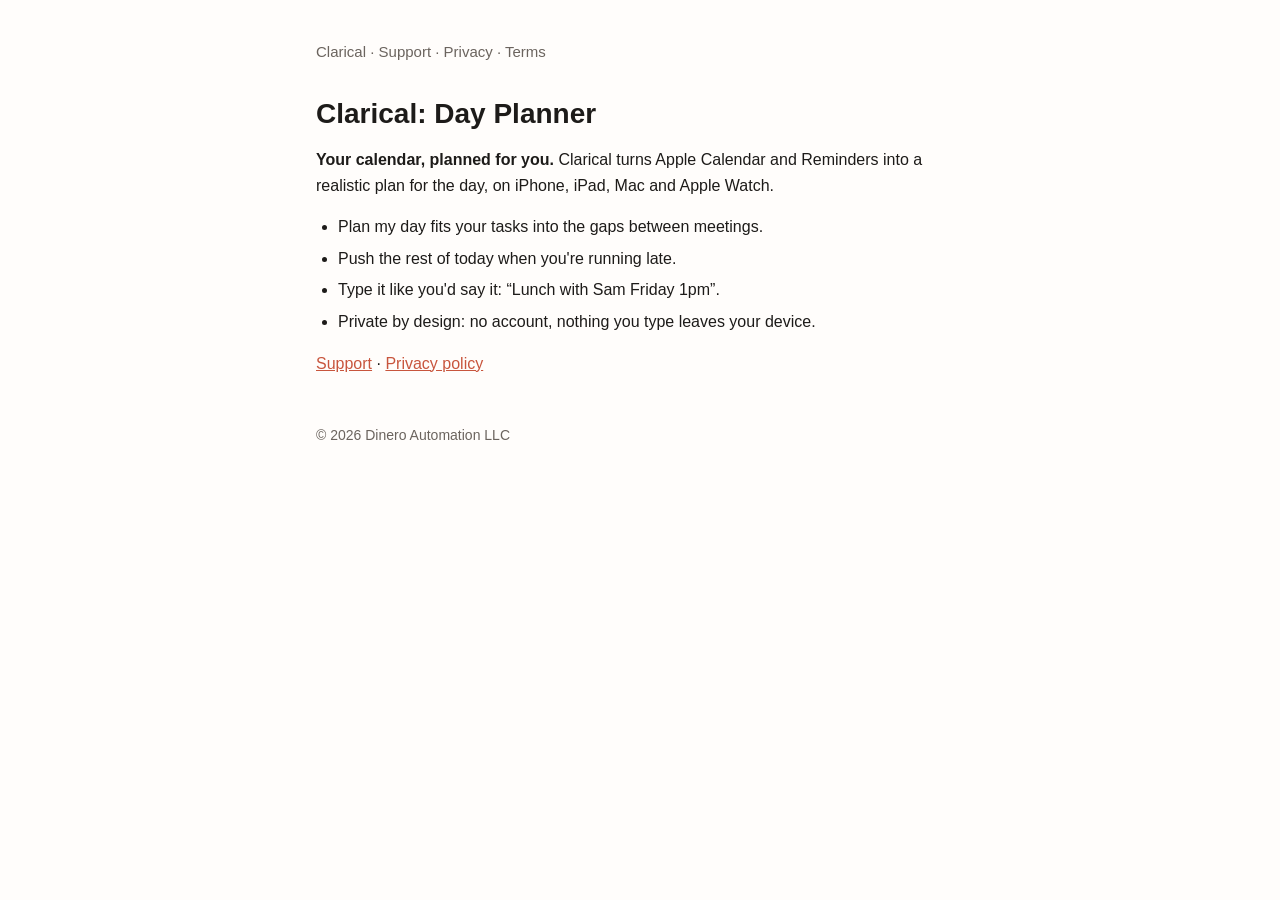
<file: index.html>
<!doctype html>
<html lang="en">
<head>
<meta charset="utf-8">
<meta name="viewport" content="width=device-width, initial-scale=1">
<title>Clarical</title>
<meta name="description" content="Clarical turns Apple Calendar and Reminders into a realistic plan for the day, on iPhone, iPad, Mac and Apple Watch.">
<link rel="stylesheet" href="style.css">
</head>
<body>
<main>
  <nav><a href="./">Clarical</a> · <a href="support.html">Support</a> · <a href="privacy.html">Privacy</a> · <a href="terms.html">Terms</a></nav>

  <h1>Clarical: Day Planner</h1>
  <p><strong>Your calendar, planned for you.</strong> Clarical turns Apple Calendar and Reminders into a realistic plan for the day, on iPhone, iPad, Mac and Apple Watch.</p>

  <ul>
    <li>Plan my day fits your tasks into the gaps between meetings.</li>
    <li>Push the rest of today when you're running late.</li>
    <li>Type it like you'd say it: “Lunch with Sam Friday 1pm”.</li>
    <li>Private by design: no account, nothing you type leaves your device.</li>
  </ul>

  <p><a href="support.html">Support</a> · <a href="privacy.html">Privacy policy</a></p>

  <footer>© 2026 Dinero Automation LLC</footer>
</main>
</body>
</html>
</file>
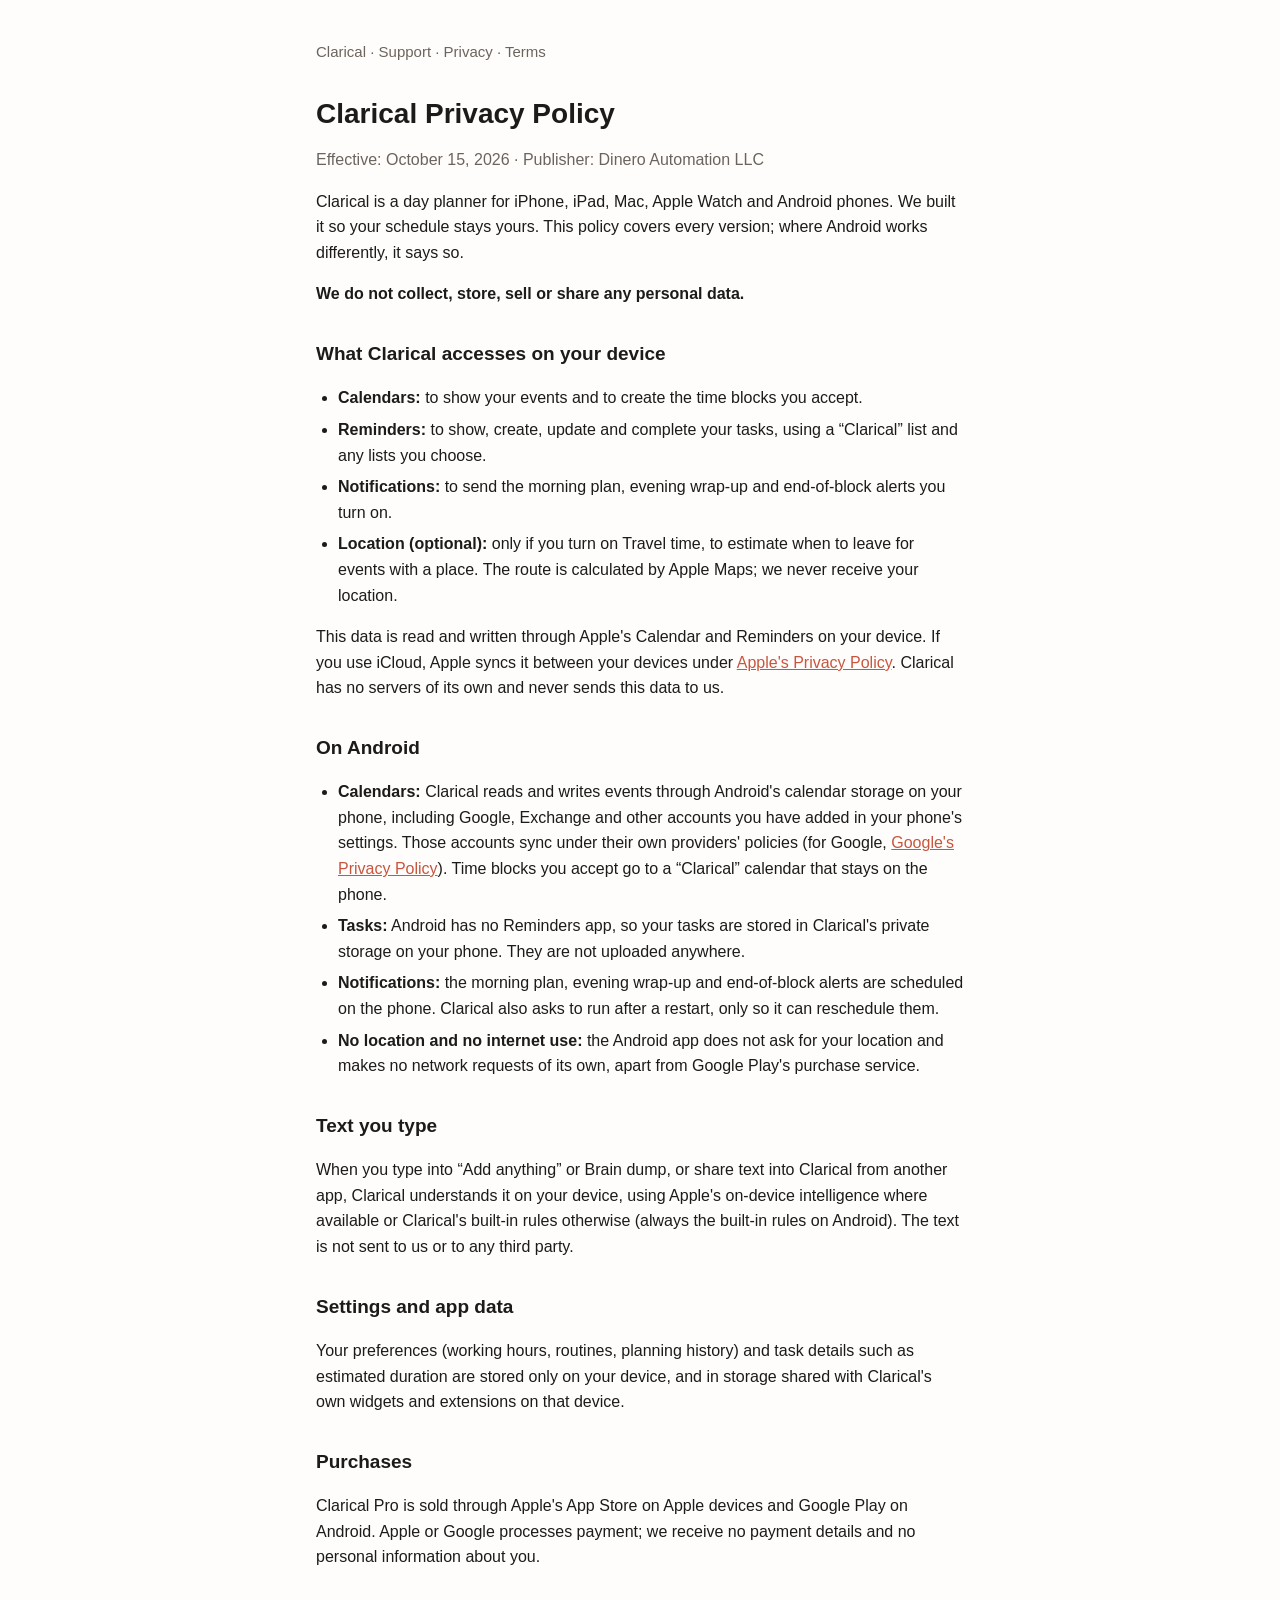
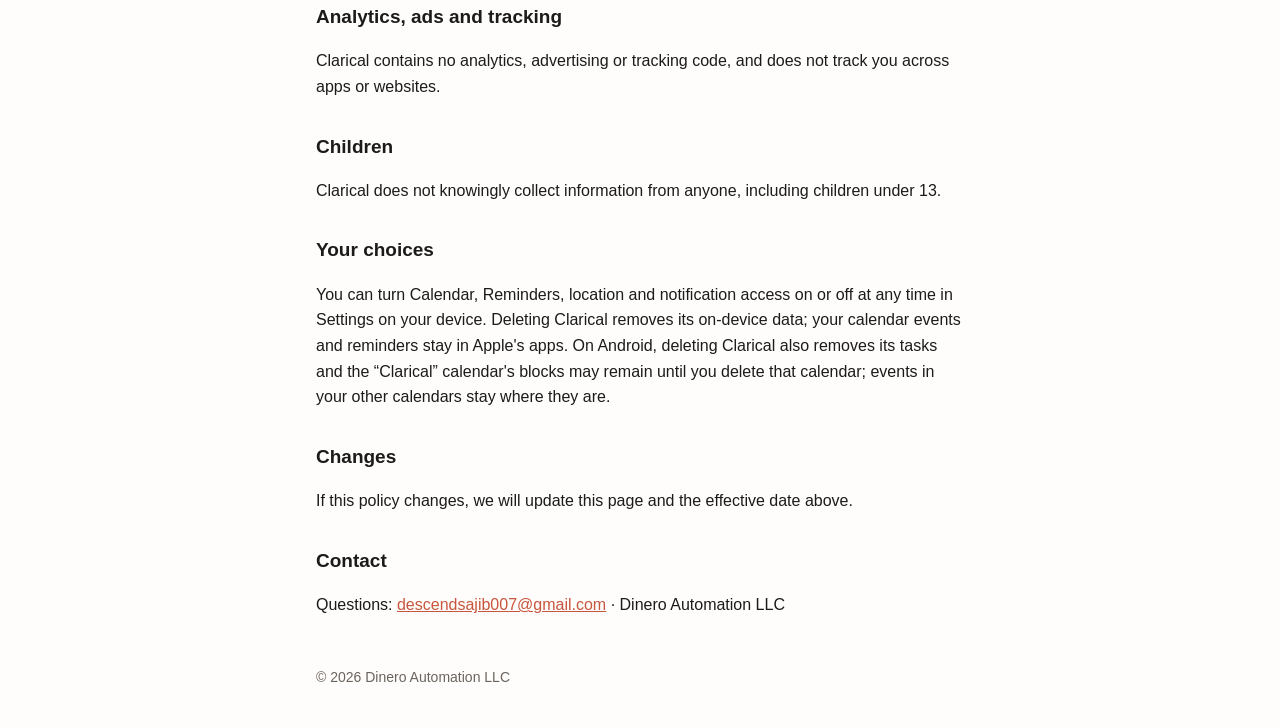
<file: privacy.html>
<!doctype html>
<html lang="en">
<head>
<meta charset="utf-8">
<meta name="viewport" content="width=device-width, initial-scale=1">
<title>Clarical Privacy Policy</title>
<meta name="description" content="Clarical does not collect, store, sell or share any personal data.">
<link rel="stylesheet" href="style.css">
</head>
<body>
<main>
  <nav><a href="./">Clarical</a> · <a href="support.html">Support</a> · <a href="privacy.html">Privacy</a> · <a href="terms.html">Terms</a></nav>

  <h1>Clarical Privacy Policy</h1>
  <p class="muted">Effective: October 15, 2026 · Publisher: Dinero Automation LLC</p>

  <p>Clarical is a day planner for iPhone, iPad, Mac, Apple Watch and Android phones. We built it so your schedule stays yours. This policy covers every version; where Android works differently, it says so.</p>
  <p><strong>We do not collect, store, sell or share any personal data.</strong></p>

  <h2>What Clarical accesses on your device</h2>
  <ul>
    <li><strong>Calendars:</strong> to show your events and to create the time blocks you accept.</li>
    <li><strong>Reminders:</strong> to show, create, update and complete your tasks, using a “Clarical” list and any lists you choose.</li>
    <li><strong>Notifications:</strong> to send the morning plan, evening wrap-up and end-of-block alerts you turn on.</li>
    <li><strong>Location (optional):</strong> only if you turn on Travel time, to estimate when to leave for events with a place. The route is calculated by Apple Maps; we never receive your location.</li>
  </ul>
  <p>This data is read and written through Apple's Calendar and Reminders on your device. If you use iCloud, Apple syncs it between your devices under <a href="https://www.apple.com/legal/privacy/">Apple's Privacy Policy</a>. Clarical has no servers of its own and never sends this data to us.</p>

  <h2>On Android</h2>
  <ul>
    <li><strong>Calendars:</strong> Clarical reads and writes events through Android's calendar storage on your phone, including Google, Exchange and other accounts you have added in your phone's settings. Those accounts sync under their own providers' policies (for Google, <a href="https://policies.google.com/privacy">Google's Privacy Policy</a>). Time blocks you accept go to a “Clarical” calendar that stays on the phone.</li>
    <li><strong>Tasks:</strong> Android has no Reminders app, so your tasks are stored in Clarical's private storage on your phone. They are not uploaded anywhere.</li>
    <li><strong>Notifications:</strong> the morning plan, evening wrap-up and end-of-block alerts are scheduled on the phone. Clarical also asks to run after a restart, only so it can reschedule them.</li>
    <li><strong>No location and no internet use:</strong> the Android app does not ask for your location and makes no network requests of its own, apart from Google Play's purchase service.</li>
  </ul>

  <h2>Text you type</h2>
  <p>When you type into “Add anything” or Brain dump, or share text into Clarical from another app, Clarical understands it on your device, using Apple's on-device intelligence where available or Clarical's built-in rules otherwise (always the built-in rules on Android). The text is not sent to us or to any third party.</p>

  <h2>Settings and app data</h2>
  <p>Your preferences (working hours, routines, planning history) and task details such as estimated duration are stored only on your device, and in storage shared with Clarical's own widgets and extensions on that device.</p>

  <h2>Purchases</h2>
  <p>Clarical Pro is sold through Apple's App Store on Apple devices and Google Play on Android. Apple or Google processes payment; we receive no payment details and no personal information about you.</p>

  <h2>Analytics, ads and tracking</h2>
  <p>Clarical contains no analytics, advertising or tracking code, and does not track you across apps or websites.</p>

  <h2>Children</h2>
  <p>Clarical does not knowingly collect information from anyone, including children under 13.</p>

  <h2>Your choices</h2>
  <p>You can turn Calendar, Reminders, location and notification access on or off at any time in Settings on your device. Deleting Clarical removes its on-device data; your calendar events and reminders stay in Apple's apps. On Android, deleting Clarical also removes its tasks and the “Clarical” calendar's blocks may remain until you delete that calendar; events in your other calendars stay where they are.</p>

  <h2>Changes</h2>
  <p>If this policy changes, we will update this page and the effective date above.</p>

  <h2>Contact</h2>
  <p>Questions: <a href="mailto:descendsajib007@gmail.com">descendsajib007@gmail.com</a> · Dinero Automation LLC</p>

  <footer>© 2026 Dinero Automation LLC</footer>
</main>
</body>
</html>
</file>
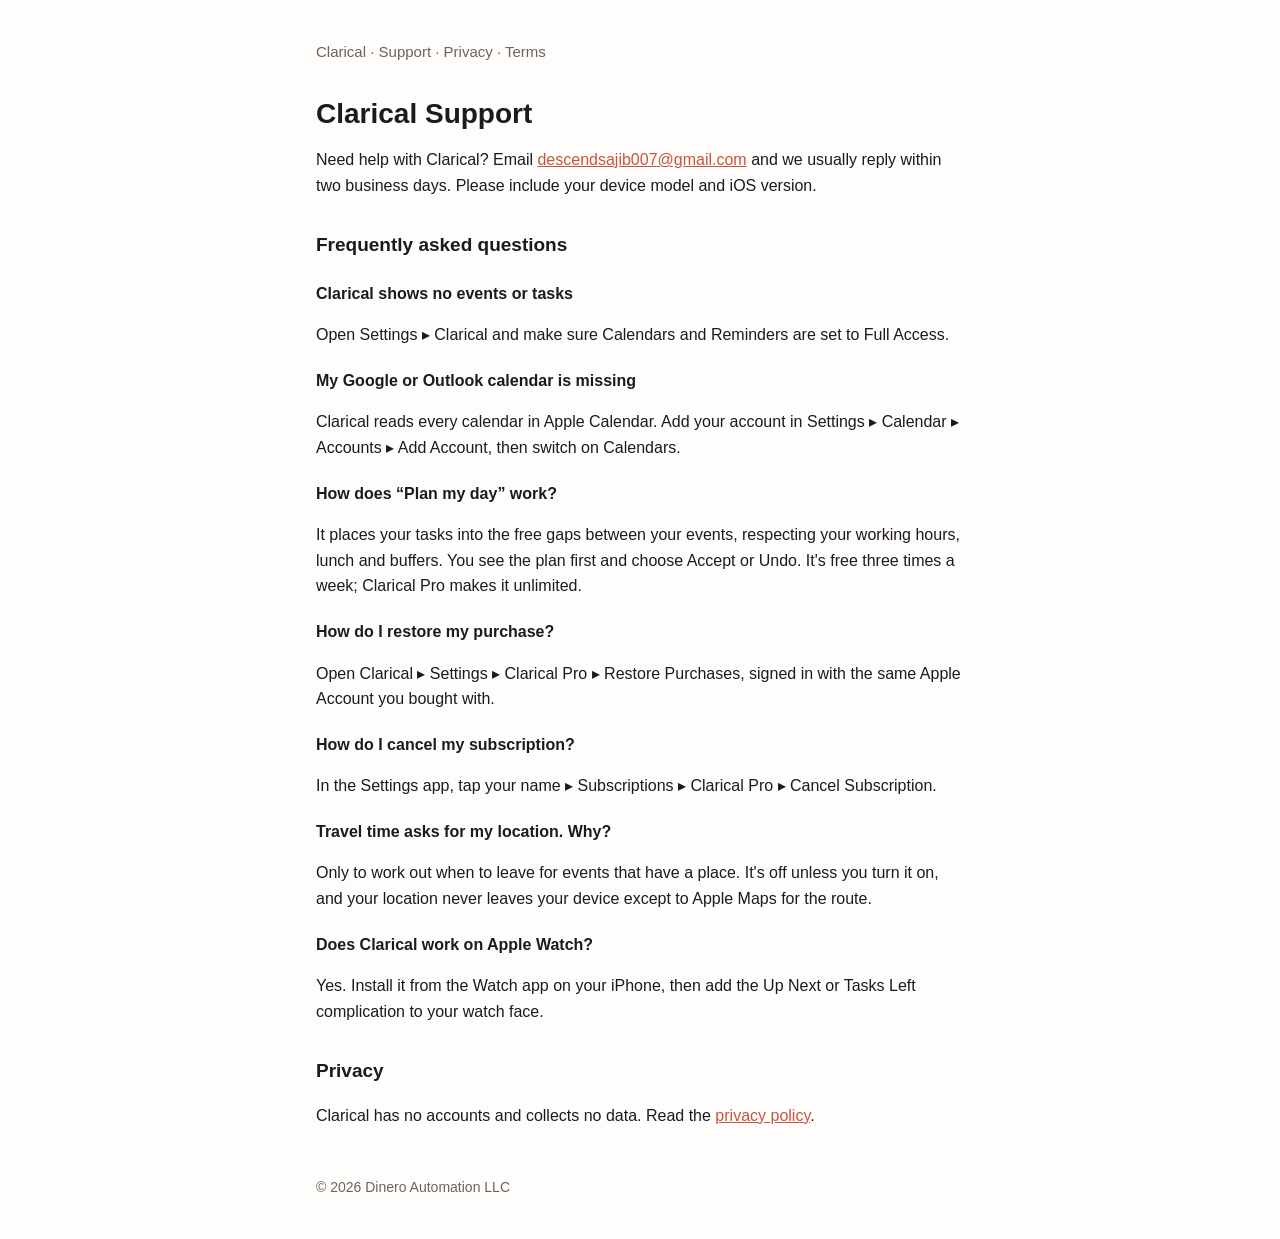
<file: support.html>
<!doctype html>
<html lang="en">
<head>
<meta charset="utf-8">
<meta name="viewport" content="width=device-width, initial-scale=1">
<title>Clarical Support</title>
<meta name="description" content="Help with Clarical: frequently asked questions and how to contact us.">
<link rel="stylesheet" href="style.css">
</head>
<body>
<main>
  <nav><a href="./">Clarical</a> · <a href="support.html">Support</a> · <a href="privacy.html">Privacy</a> · <a href="terms.html">Terms</a></nav>

  <h1>Clarical Support</h1>
  <p>Need help with Clarical? Email <a href="mailto:descendsajib007@gmail.com">descendsajib007@gmail.com</a> and we usually reply within two business days. Please include your device model and iOS version.</p>

  <h2>Frequently asked questions</h2>

  <h3>Clarical shows no events or tasks</h3>
  <p>Open Settings ▸ Clarical and make sure Calendars and Reminders are set to Full Access.</p>

  <h3>My Google or Outlook calendar is missing</h3>
  <p>Clarical reads every calendar in Apple Calendar. Add your account in Settings ▸ Calendar ▸ Accounts ▸ Add Account, then switch on Calendars.</p>

  <h3>How does “Plan my day” work?</h3>
  <p>It places your tasks into the free gaps between your events, respecting your working hours, lunch and buffers. You see the plan first and choose Accept or Undo. It's free three times a week; Clarical Pro makes it unlimited.</p>

  <h3>How do I restore my purchase?</h3>
  <p>Open Clarical ▸ Settings ▸ Clarical Pro ▸ Restore Purchases, signed in with the same Apple Account you bought with.</p>

  <h3>How do I cancel my subscription?</h3>
  <p>In the Settings app, tap your name ▸ Subscriptions ▸ Clarical Pro ▸ Cancel Subscription.</p>

  <h3>Travel time asks for my location. Why?</h3>
  <p>Only to work out when to leave for events that have a place. It's off unless you turn it on, and your location never leaves your device except to Apple Maps for the route.</p>

  <h3>Does Clarical work on Apple Watch?</h3>
  <p>Yes. Install it from the Watch app on your iPhone, then add the Up Next or Tasks Left complication to your watch face.</p>

  <h2>Privacy</h2>
  <p>Clarical has no accounts and collects no data. Read the <a href="privacy.html">privacy policy</a>.</p>

  <footer>© 2026 Dinero Automation LLC</footer>
</main>
</body>
</html>
</file>
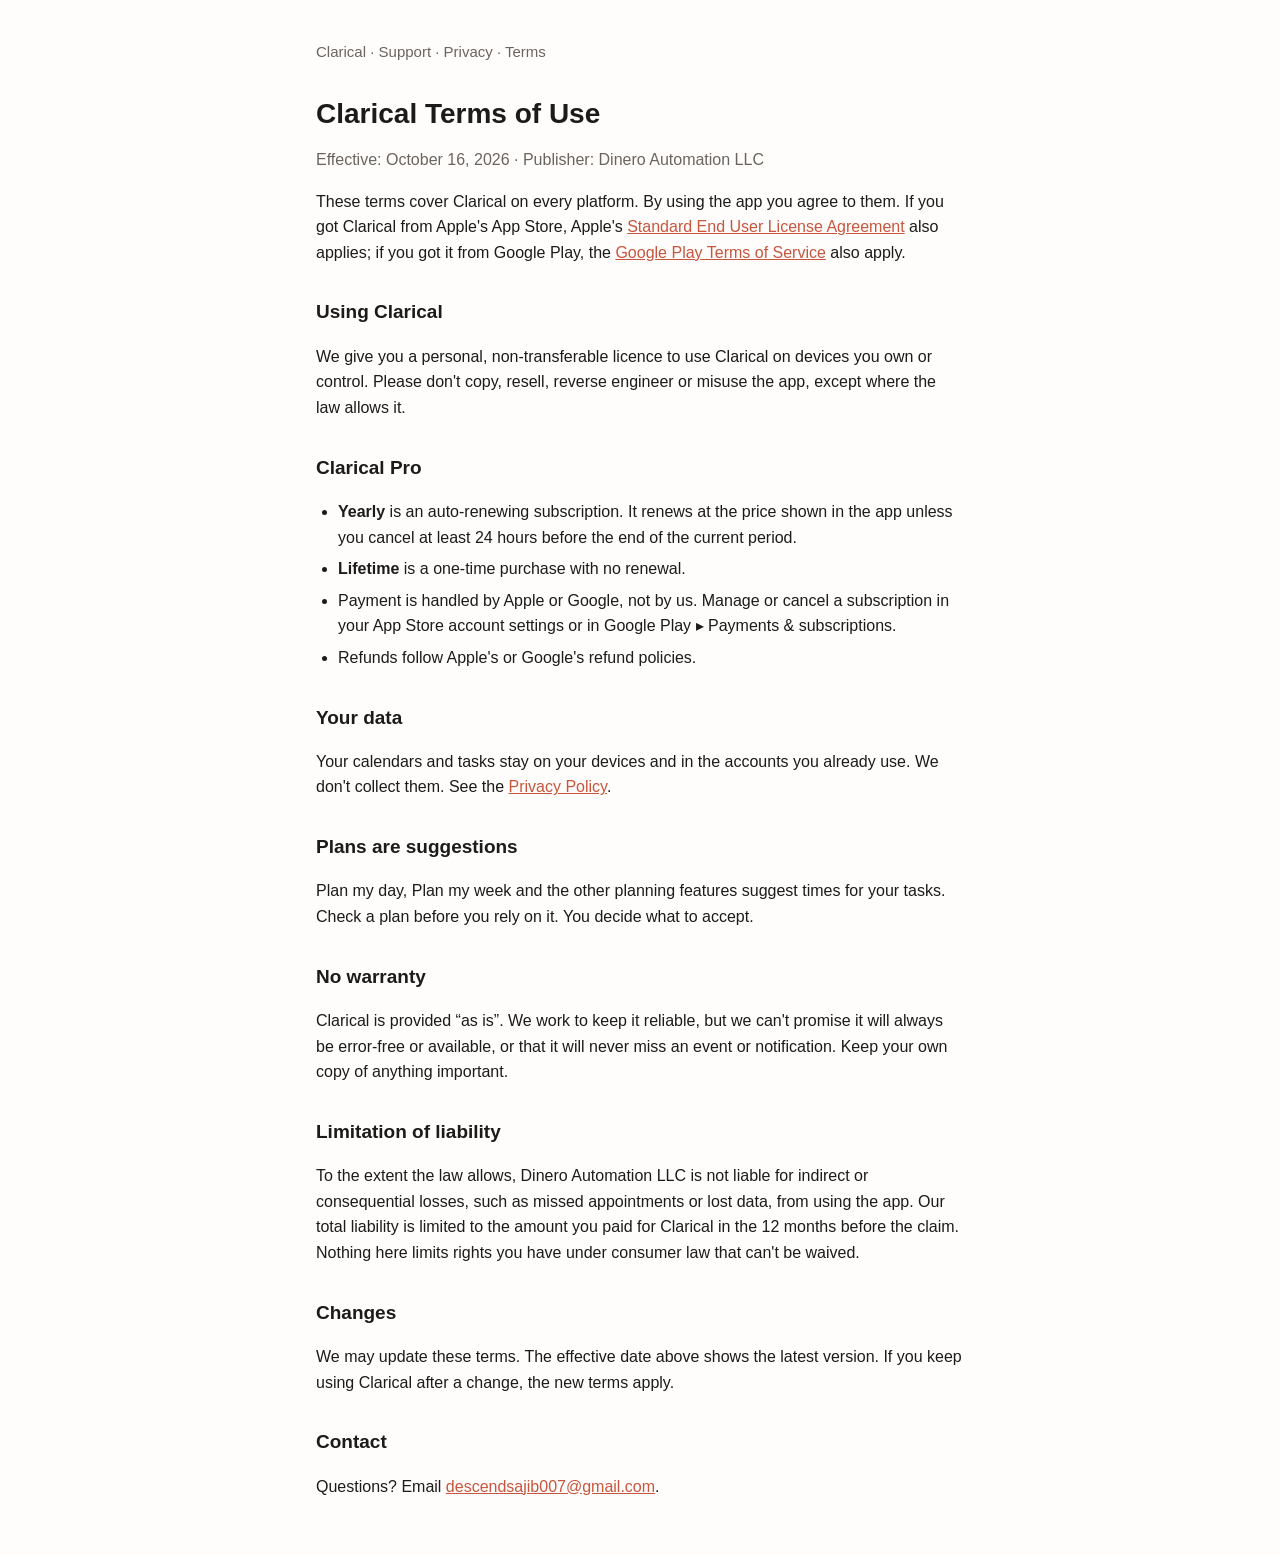
<file: terms.html>
<!doctype html>
<html lang="en">
<head>
<meta charset="utf-8">
<meta name="viewport" content="width=device-width, initial-scale=1">
<title>Clarical Terms of Use</title>
<meta name="description" content="The terms for using Clarical and Clarical Pro.">
<link rel="stylesheet" href="style.css">
</head>
<body>
<main>
  <nav><a href="./">Clarical</a> · <a href="support.html">Support</a> · <a href="privacy.html">Privacy</a> · <a href="terms.html">Terms</a></nav>

  <h1>Clarical Terms of Use</h1>
  <p class="muted">Effective: October 16, 2026 · Publisher: Dinero Automation LLC</p>

  <p>These terms cover Clarical on every platform. By using the app you agree to them. If you got Clarical from Apple's App Store, Apple's <a href="https://www.apple.com/legal/internet-services/itunes/dev/stdeula/">Standard End User License Agreement</a> also applies; if you got it from Google Play, the <a href="https://play.google.com/about/play-terms/">Google Play Terms of Service</a> also apply.</p>

  <h2>Using Clarical</h2>
  <p>We give you a personal, non-transferable licence to use Clarical on devices you own or control. Please don't copy, resell, reverse engineer or misuse the app, except where the law allows it.</p>

  <h2>Clarical Pro</h2>
  <ul>
    <li><strong>Yearly</strong> is an auto-renewing subscription. It renews at the price shown in the app unless you cancel at least 24 hours before the end of the current period.</li>
    <li><strong>Lifetime</strong> is a one-time purchase with no renewal.</li>
    <li>Payment is handled by Apple or Google, not by us. Manage or cancel a subscription in your App Store account settings or in Google Play ▸ Payments &amp; subscriptions.</li>
    <li>Refunds follow Apple's or Google's refund policies.</li>
  </ul>

  <h2>Your data</h2>
  <p>Your calendars and tasks stay on your devices and in the accounts you already use. We don't collect them. See the <a href="privacy.html">Privacy Policy</a>.</p>

  <h2>Plans are suggestions</h2>
  <p>Plan my day, Plan my week and the other planning features suggest times for your tasks. Check a plan before you rely on it. You decide what to accept.</p>

  <h2>No warranty</h2>
  <p>Clarical is provided “as is”. We work to keep it reliable, but we can't promise it will always be error-free or available, or that it will never miss an event or notification. Keep your own copy of anything important.</p>

  <h2>Limitation of liability</h2>
  <p>To the extent the law allows, Dinero Automation LLC is not liable for indirect or consequential losses, such as missed appointments or lost data, from using the app. Our total liability is limited to the amount you paid for Clarical in the 12 months before the claim. Nothing here limits rights you have under consumer law that can't be waived.</p>

  <h2>Changes</h2>
  <p>We may update these terms. The effective date above shows the latest version. If you keep using Clarical after a change, the new terms apply.</p>

  <h2>Contact</h2>
  <p>Questions? Email <a href="mailto:descendsajib007@gmail.com">descendsajib007@gmail.com</a>.</p>
</main>
</body>
</html>
</file>
<file: style.css>
:root {
  --bg: #fffdfb;
  --text: #1d1b19;
  --muted: #6b645e;
  --link: #C8553D;
}
@media (prefers-color-scheme: dark) {
  :root {
    --bg: #161412;
    --text: #f2eeea;
    --muted: #a59d96;
    --link: #E07A5F;
  }
}
* { box-sizing: border-box; }
html { -webkit-text-size-adjust: 100%; }
body {
  margin: 0;
  background: var(--bg);
  color: var(--text);
  font: 16px/1.6 -apple-system, BlinkMacSystemFont, "Segoe UI", Roboto, Helvetica, Arial, sans-serif;
}
main { max-width: 680px; margin: 0 auto; padding: 40px 16px; }
nav { color: var(--muted); font-size: 15px; margin-bottom: 32px; }
nav a { color: var(--muted); text-decoration: none; }
nav a:hover { color: var(--link); }
a { color: var(--link); }
h1 { font-size: 28px; line-height: 1.25; margin: 0 0 12px; }
h2 { font-size: 19px; margin: 32px 0 8px; }
h3 { font-size: 16px; margin: 20px 0 4px; }
ul { padding-left: 22px; }
li { margin: 6px 0; }
.muted { color: var(--muted); }
footer { color: var(--muted); font-size: 14px; margin-top: 48px; }
</file>
